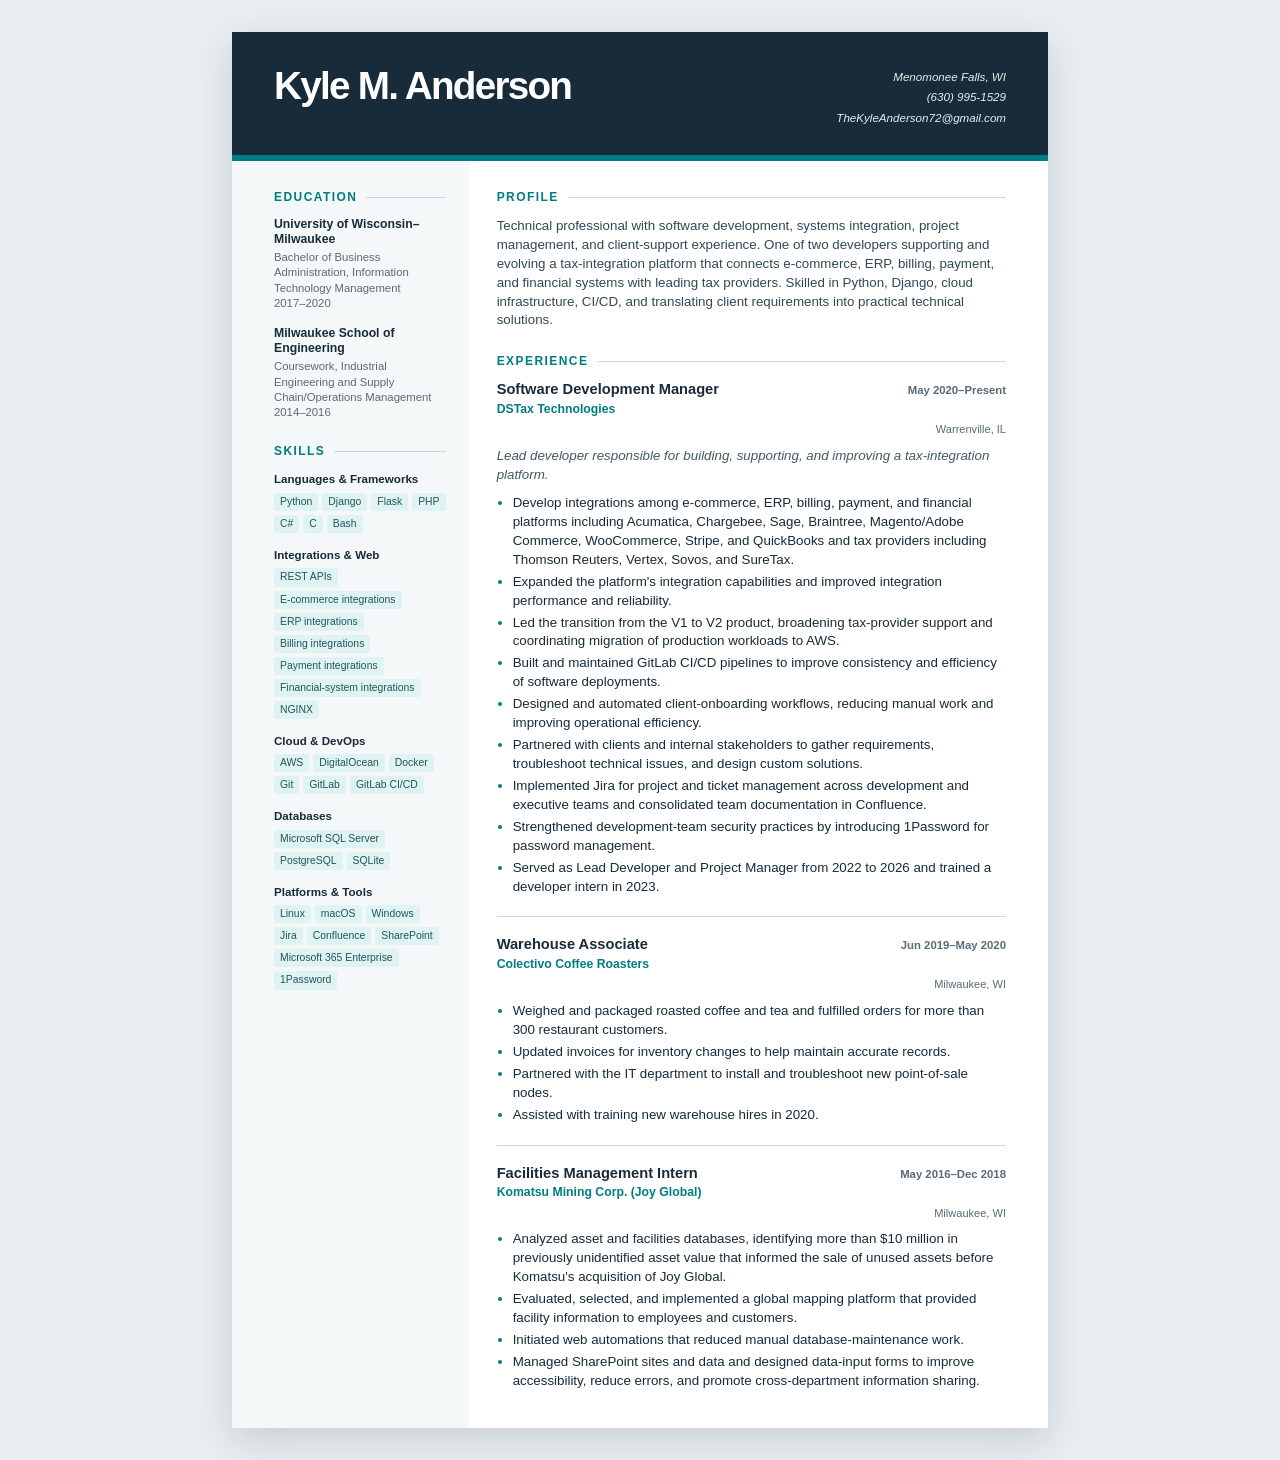
<file: resume.html>
<!doctype html><html lang="en"><head><meta charset="utf-8"><meta name="viewport" content="width=device-width, initial-scale=1"><title>Kyle M. Anderson — Resume</title><style>
      :root {
        --ink: #172b3a;
        --muted: #586b78;
        --paper: #ffffff;
        --canvas: #e9eef1;
        --accent: #007c83;
        --accent-soft: #dff3f2;
        --rule: #cbd7dc;
      }

      * { box-sizing: border-box; }

      body {
        margin: 0;
        background: var(--canvas);
        color: var(--ink);
        font-family: "Aptos", "Segoe UI", Arial, sans-serif;
        font-size: 10pt;
        line-height: 1.42;
        -webkit-font-smoothing: antialiased;
      }

      .page {
        width: min(8.5in, 100%);
        min-height: 11in;
        margin: 32px auto;
        background: var(--paper);
        box-shadow: 0 12px 38px rgba(19, 43, 58, .16);
      }

      header {
        display: grid;
        grid-template-columns: 1fr auto;
        gap: 24px;
        padding: 35px 42px 27px;
        color: white;
        background: var(--ink);
        border-bottom: 6px solid var(--accent);
      }

      h1, h2, h3, p { margin: 0; }

      h1 {
        font-size: 29pt;
        font-weight: 750;
        letter-spacing: -.045em;
        line-height: 1;
      }

      .title {
        margin-top: 8px;
        color: #b9e8e5;
        font-size: 10pt;
        font-weight: 700;
        letter-spacing: .1em;
        text-transform: uppercase;
      }

      .contact {
        align-self: end;
        color: #e7eef0;
        font-size: 8.7pt;
        line-height: 1.75;
        text-align: right;
      }

      .contact a { color: inherit; text-decoration: none; }

      .content {
        display: grid;
        grid-template-columns: 29% 71%;
      }

      aside {
        padding: 28px 23px 34px 42px;
        background: #f4f8f8;
      }

      main { padding: 28px 42px 34px 28px; }

      section + section { margin-top: 23px; }

      h2 {
        display: flex;
        align-items: center;
        gap: 9px;
        margin-bottom: 11px;
        color: var(--accent);
        font-size: 9pt;
        font-weight: 800;
        letter-spacing: .12em;
        text-transform: uppercase;
      }

      h2::after {
        flex: 1;
        height: 1px;
        content: "";
        background: var(--rule);
      }

      .summary { color: #314856; }

      .skill-group + .skill-group { margin-top: 14px; }

      .skill-group h3 {
        margin-bottom: 5px;
        color: var(--ink);
        font-size: 8.7pt;
        font-weight: 750;
      }

      .tags {
        display: flex;
        flex-wrap: wrap;
        gap: 4px;
      }

      .tag {
        padding: 2px 6px;
        color: #24545a;
        background: var(--accent-soft);
        border-radius: 3px;
        font-size: 7.8pt;
        line-height: 1.35;
      }

      .education + .education { margin-top: 15px; }

      .education h3 { font-size: 9.2pt; line-height: 1.23; }

      .education p {
        margin-top: 3px;
        color: var(--muted);
        font-size: 8.5pt;
        line-height: 1.35;
      }

      .role + .role {
        margin-top: 20px;
        padding-top: 19px;
        border-top: 1px solid var(--rule);
      }

      .role-head {
        display: grid;
        grid-template-columns: 1fr auto;
        gap: 4px 14px;
        align-items: baseline;
      }

      .role h3 { font-size: 11pt; line-height: 1.2; }

      .role .company {
        margin-top: 2px;
        color: var(--accent);
        font-size: 9.2pt;
        font-weight: 700;
      }

      .date {
        color: var(--muted);
        font-size: 8.5pt;
        font-weight: 650;
        white-space: nowrap;
      }

      .location {
        grid-column: 2;
        color: var(--muted);
        font-size: 8.3pt;
        text-align: right;
      }

      .role-summary {
        margin-top: 9px;
        color: #435965;
        font-style: italic;
      }

      ul {
        margin: 9px 0 0;
        padding-left: 16px;
      }

      li { margin: 3px 0; }
      li::marker { color: var(--accent); }

      @media (max-width: 650px) {
        .page { margin: 0; box-shadow: none; }
        header, .content { display: block; }
        header { padding: 28px 24px 23px; }
        .contact { margin-top: 16px; text-align: left; }
        aside, main { padding: 24px; }
      }

      @media print {
        @page { margin: 0; size: letter; }
        body { background: white; font-size: 9.3pt; }
        .page { width: 8.5in; min-height: 11in; margin: 0; box-shadow: none; }
        header { padding: 30px 38px 23px; }
        aside { padding: 23px 20px 26px 38px; }
        main { padding: 23px 38px 26px 25px; }
        section + section { margin-top: 18px; }
        .role + .role { margin-top: 16px; padding-top: 15px; }
        .role, .education, .skill-group { break-inside: avoid; }
      }
    
/* Export refinements: preserve colors and allow long experience entries to paginate. */
header { grid-template-columns: minmax(0, 1fr) auto; }
h1 { overflow-wrap: anywhere; }
.contact { overflow-wrap: anywhere; max-width: 250px; }
.role-head { grid-template-columns: minmax(0, 1fr) auto; }
h2, .role-head { break-after: avoid; }
p, li { orphans: 3; widows: 3; }
a { color: inherit; overflow-wrap: anywhere; }
@media print {
  * { -webkit-print-color-adjust: exact; print-color-adjust: exact; }
  .role { break-inside: auto; }
  .role-head { break-inside: avoid; }
  .content { display: block; position: relative; }
  .content::before { content: ''; position: absolute; inset: 0 auto 0 0; width: 29%; background: #f4f8f8; z-index: 0; }
  aside { float: left; width: 29%; position: relative; }
  main { margin-left: 29%; position: relative; }
  .content::after { content: ''; display: block; clear: both; }
}
</style></head><body><article class="page"><header><div><h1>Kyle M. Anderson</h1></div><address class="contact">Menomonee Falls, WI<br>(630) 995-1529<br>TheKyleAnderson72@gmail.com</address></header><div class="content"><aside><section><h2>Education</h2><div class="education"><h3>University of Wisconsin–Milwaukee</h3><p>Bachelor of Business Administration, Information Technology Management<br>2017–2020</p></div><div class="education"><h3>Milwaukee School of Engineering</h3><p>Coursework, Industrial Engineering and Supply Chain/Operations Management<br>2014–2016</p></div></section><section><h2>Skills</h2><div class="skill-group"><h3>Languages &amp; Frameworks</h3><div class="tags"><span class="tag">Python</span><span class="tag">Django</span><span class="tag">Flask</span><span class="tag">PHP</span><span class="tag">C#</span><span class="tag">C</span><span class="tag">Bash</span></div></div><div class="skill-group"><h3>Integrations &amp; Web</h3><div class="tags"><span class="tag">REST APIs</span><span class="tag">E-commerce integrations</span><span class="tag">ERP integrations</span><span class="tag">Billing integrations</span><span class="tag">Payment integrations</span><span class="tag">Financial-system integrations</span><span class="tag">NGINX</span></div></div><div class="skill-group"><h3>Cloud &amp; DevOps</h3><div class="tags"><span class="tag">AWS</span><span class="tag">DigitalOcean</span><span class="tag">Docker</span><span class="tag">Git</span><span class="tag">GitLab</span><span class="tag">GitLab CI/CD</span></div></div><div class="skill-group"><h3>Databases</h3><div class="tags"><span class="tag">Microsoft SQL Server</span><span class="tag">PostgreSQL</span><span class="tag">SQLite</span></div></div><div class="skill-group"><h3>Platforms &amp; Tools</h3><div class="tags"><span class="tag">Linux</span><span class="tag">macOS</span><span class="tag">Windows</span><span class="tag">Jira</span><span class="tag">Confluence</span><span class="tag">SharePoint</span><span class="tag">Microsoft 365 Enterprise</span><span class="tag">1Password</span></div></div></section></aside><main><section><h2>Profile</h2><p class="summary">Technical professional with software development, systems integration, project management, and client-support experience. One of two developers supporting and evolving a tax-integration platform that connects e-commerce, ERP, billing, payment, and financial systems with leading tax providers. Skilled in Python, Django, cloud infrastructure, CI/CD, and translating client requirements into practical technical solutions.</p></section><section><h2>Experience</h2><article class="role"><div class="role-head"><div><h3>Software Development Manager</h3><p class="company">DSTax Technologies</p></div><p class="date">May 2020–Present</p><p class="location">Warrenville, IL</p></div><p class="role-summary">Lead developer responsible for building, supporting, and improving a tax-integration platform.</p><ul><li>Develop integrations among e-commerce, ERP, billing, payment, and financial platforms including Acumatica, Chargebee, Sage, Braintree, Magento/Adobe Commerce, WooCommerce, Stripe, and QuickBooks and tax providers including Thomson Reuters, Vertex, Sovos, and SureTax.</li><li>Expanded the platform&#x27;s integration capabilities and improved integration performance and reliability.</li><li>Led the transition from the V1 to V2 product, broadening tax-provider support and coordinating migration of production workloads to AWS.</li><li>Built and maintained GitLab CI/CD pipelines to improve consistency and efficiency of software deployments.</li><li>Designed and automated client-onboarding workflows, reducing manual work and improving operational efficiency.</li><li>Partnered with clients and internal stakeholders to gather requirements, troubleshoot technical issues, and design custom solutions.</li><li>Implemented Jira for project and ticket management across development and executive teams and consolidated team documentation in Confluence.</li><li>Strengthened development-team security practices by introducing 1Password for password management.</li><li>Served as Lead Developer and Project Manager from 2022 to 2026 and trained a developer intern in 2023.</li></ul></article><article class="role"><div class="role-head"><div><h3>Warehouse Associate</h3><p class="company">Colectivo Coffee Roasters</p></div><p class="date">Jun 2019–May 2020</p><p class="location">Milwaukee, WI</p></div><ul><li>Weighed and packaged roasted coffee and tea and fulfilled orders for more than 300 restaurant customers.</li><li>Updated invoices for inventory changes to help maintain accurate records.</li><li>Partnered with the IT department to install and troubleshoot new point-of-sale nodes.</li><li>Assisted with training new warehouse hires in 2020.</li></ul></article><article class="role"><div class="role-head"><div><h3>Facilities Management Intern</h3><p class="company">Komatsu Mining Corp. (Joy Global)</p></div><p class="date">May 2016–Dec 2018</p><p class="location">Milwaukee, WI</p></div><ul><li>Analyzed asset and facilities databases, identifying more than $10 million in previously unidentified asset value that informed the sale of unused assets before Komatsu&#x27;s acquisition of Joy Global.</li><li>Evaluated, selected, and implemented a global mapping platform that provided facility information to employees and customers.</li><li>Initiated web automations that reduced manual database-maintenance work.</li><li>Managed SharePoint sites and data and designed data-input forms to improve accessibility, reduce errors, and promote cross-department information sharing.</li></ul></article></section></main></div></article></body></html>
</file>
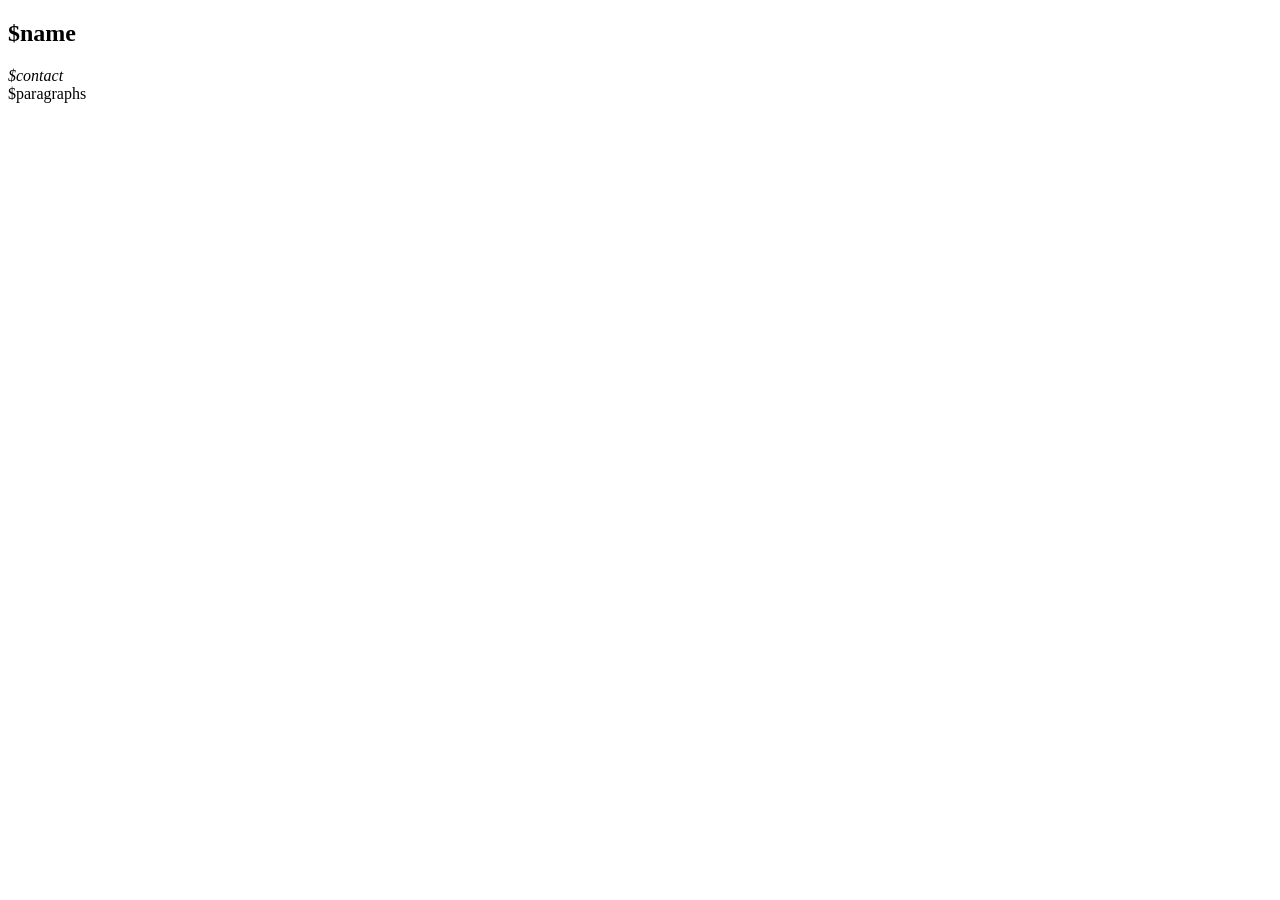
<file: src/templates/cover-letter.html>
<!doctype html>
<html lang="en">
<head>
  <meta charset="utf-8">
  <meta name="viewport" content="width=device-width, initial-scale=1">
  <title>$name — Cover letter</title>
  <style>$styles</style>
</head>
<body>
  <article class="page cover-letter">
    <header>
      <div><h1>$name</h1></div>
      <address class="contact">$contact</address>
    </header>
    <main class="letter-body">$paragraphs</main>
  </article>
</body>
</html>
</file>
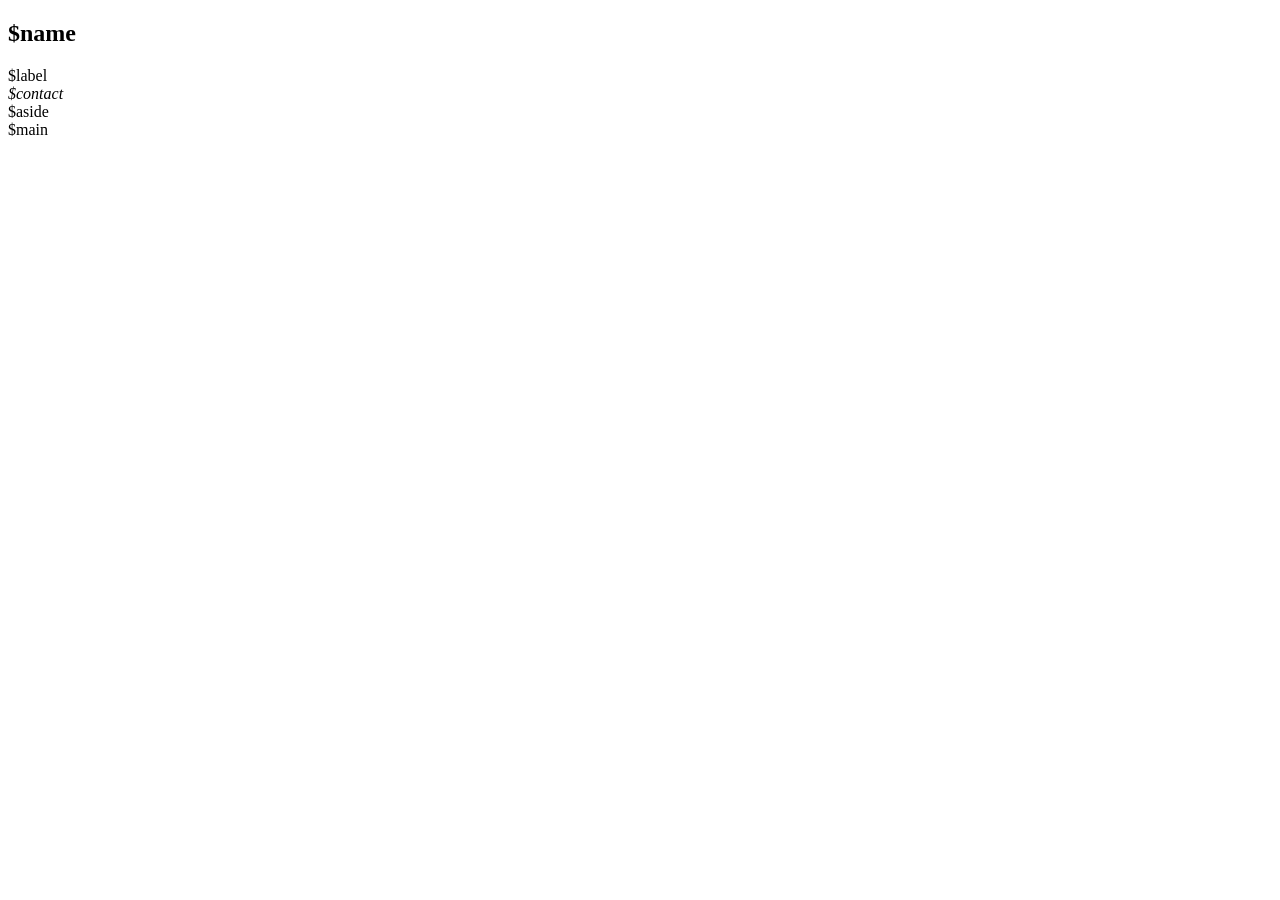
<file: src/templates/resume.html>
<!doctype html>
<html lang="en">
<head>
  <meta charset="utf-8">
  <meta name="viewport" content="width=device-width, initial-scale=1">
  <title>$name — Resume</title>
  <style>$styles</style>
</head>
<body>
  <article class="page">
    <header>
      <div><h1>$name</h1>$label</div>
      <address class="contact">$contact</address>
    </header>
    <div class="content">
      <aside>$aside</aside>
      <main>$main</main>
    </div>
  </article>
</body>
</html>
</file>
